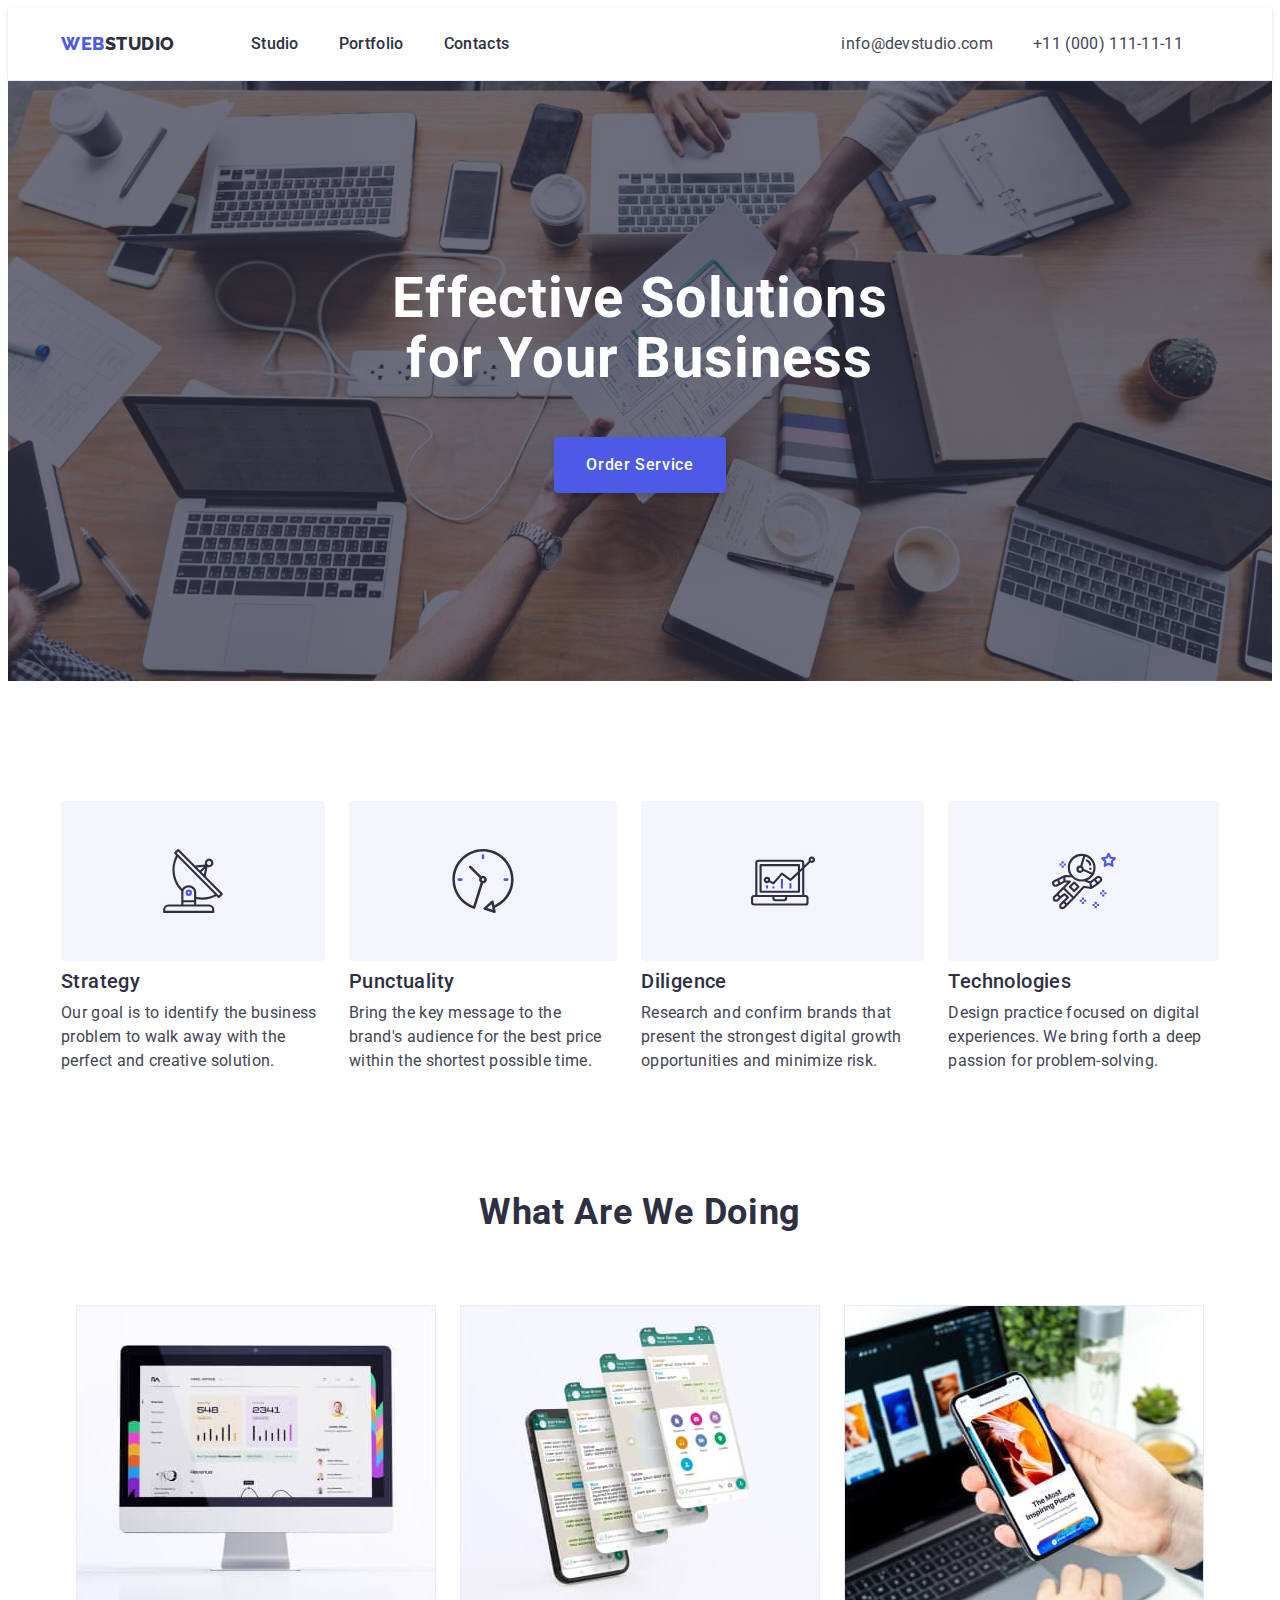
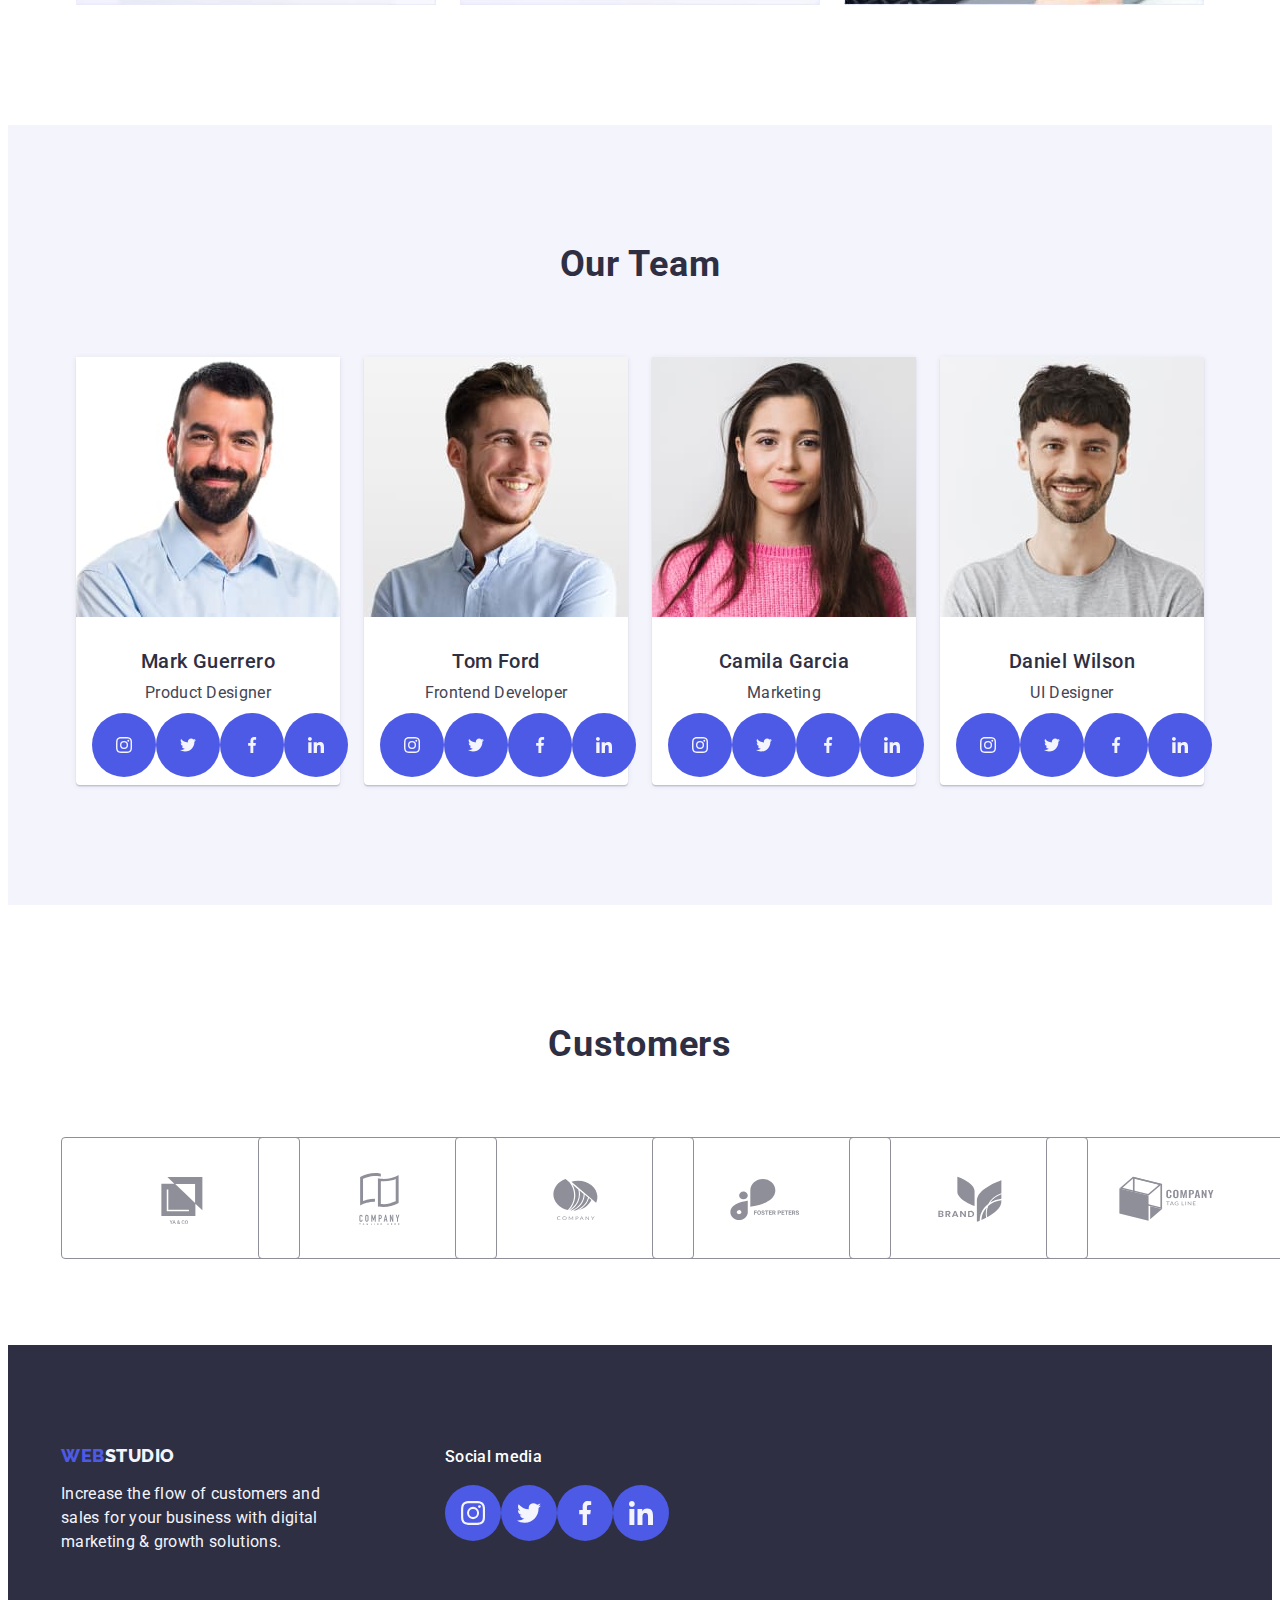
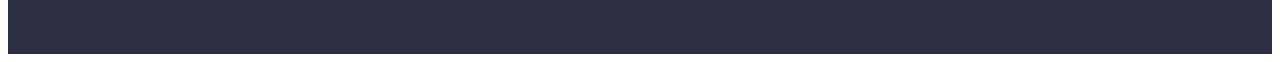
<file: index.html>
<!DOCTYPE html>
<html lang="en">
  <head>
    <meta charset="UTF-8" />
    <meta http-equiv="X-UA-Compatible" content="IE=edge" />
    <meta name="viewport" content="width=device-width, initial-scale=1.0" />
    <title>Студія</title>

    <link
      rel="stylesheet"
      href="https://cdnjs.cloudflare.com/ajax/libs/modern-normalize/2.0.0/modern-normalize.min.css"
      integrity="sha512-4xo8blKMVCiXpTaLzQSLSw3KFOVPWhm/TRtuPVc4WG6kUgjH6J03IBuG7JZPkcWMxJ5huwaBpOpnwYElP/m6wg=="
      crossorigin="anonymous"
      referrerpolicy="no-referrer"
    />
    <link rel="stylesheet" href="./css/styles.css" />
    <link rel="preconnect" href="https://fonts.googleapis.com" />
    <link rel="preconnect" href="https://fonts.gstatic.com" crossorigin />
    <link
      href="https://fonts.googleapis.com/css2?family=Raleway:wght@800&family=Roboto:wght@400;500;700;900&display=swap"
      rel="stylesheet"
    />
  </head>
  <body>
    <!-- Header -->
    <header class="header">
      <div class="head container">
        <nav class="navigation">
          <!-- LOGO -->
          <a href="./index.html" class="link logo"
            >Web<span class="link logo-part">Studio</span></a
          >
          <!-- Navigation links -->
          <ul class="list list-nav">
            <li><a href="./index.html" class="link nav-site">Studio</a></li>
            <li>
              <a href="./portfolio.html" class="link nav-site">Portfolio</a>
            </li>
            <li><a href="" class="link nav-site">Contacts</a></li>
          </ul>
        </nav>
        <!-- Contacts mail and phone -->
        <address class="contacts">
          <ul class="list list-contacts">
            <li>
              <a href="mailto:info@devstudio.com" class="link contact"
                >info@devstudio.com</a
              >
            </li>
            <li>
              <a href="tel:+110001111111" class="link contact"
                >+11 (000) 111-11-11</a
              >
            </li>
          </ul>
        </address>
      </div>
    </header>
    <main>
      <!-- HERO -->
      <section class="hero section">
        <div class="container hero-container">
          <h1 class="hero-titel">Effective Solutions for Your Business</h1>
          <button type="button" class="hero-btn">Order Service</button>
        </div>
      </section>
      <section class="section second-section">
        <div class="container">
          <!-- Features -->
          <h2 class="visually-hidden">Features</h2>
          <ul class="list list-features">
            <li class="features">
              <div class="icon-background">
                <svg class="icon-features" width="64" height="64">
                  <use href="./images/icons.svg#icon-antenna-1"></use>
                </svg>
              </div>
              <h3 class="title-features">Strategy</h3>
              <p class="features-descr">
                Our goal is to identify the business problem to walk away with
                the perfect and creative solution.
              </p>
            </li>
            <li class="features">
              <div class="icon-background">
                <svg class="icon-features" width="64" height="64">
                  <use href="./images/icons.svg#icon-clock-1"></use>
                </svg>
              </div>
              <h3 class="title-features">Punctuality</h3>
              <p class="features-descr">
                Bring the key message to the brand's audience for the best price
                within the shortest possible time.
              </p>
            </li>
            <li class="features">
              <div class="icon-background">
                <svg class="icon-features" width="64" height="64">
                  <use href="./images/icons.svg#icon-diagram-1"></use>
                </svg>
              </div>
              <h3 class="title-features">Diligence</h3>
              <p class="features-descr">
                Research and confirm brands that present the strongest digital
                growth opportunities and minimize risk.
              </p>
            </li>
            <li class="features">
              <div class="icon-background">
                <svg class="icon-features" width="64" height="64">
                  <use href="./images/icons.svg#icon-astronaut-1"></use>
                </svg>
              </div>
              <h3 class="title-features">Technologies</h3>
              <p class="features-descr">
                Design practice focused on digital experiences. We bring forth a
                deep passion for problem-solving.
              </p>
            </li>
          </ul>
        </div>
      </section>
      <section class="section third-section">
        <div class="container">
          <!-- What are we doing -->
          <h2 class="titel-section">What are we doing</h2>
          <ul class="list do-examples">
            <li class="exampel">
              <img
                src="./images/img1.jpg"
                alt="computer with open designed app"
                width="360"
              />
            </li>
            <li class="exampel">
              <img
                src="./images/img2.jpg"
                alt="opened app on the phon and layers of it"
                width="360"
              />
            </li>
            <li class="exampel">
              <img
                src="./images/img3.jpg"
                alt="mobile with open designed app"
                width="360"
              />
            </li>
          </ul>
        </div>
      </section>
      <section class="our-team section">
        <div class="container">
          <!-- Our Team -->
          <h2 class="titel-section">Our Team</h2>
          <ul class="list team">
            <li class="team-members">
              <img
                src="./images/img4.jpg"
                alt="photo of Product Designer"
                width="264"
              />
              <div class="container-card">
                <h3 class="name-employee">Mark Guerrero</h3>
                <p class="employee-desc">Product Designer</p>
                <ul class="list icon-social-list">
                  <li class="social-icon">
                    <a href="" class="icon-social-link"
                      ><svg class="icon-social" width="16" height="16">
                        <use href="./images/icons.svg#icon-instagram-2"></use>
                      </svg>
                    </a>
                  </li>
                  <li class="social-icon">
                    <a class="icon-social-link">
                      <svg class="icon-social" width="16" height="16">
                        <use href="./images/icons.svg#icon-twitter-1"></use>
                      </svg>
                    </a>
                  </li>
                  <li class="social-icon">
                    <a class="icon-social-link">
                      <svg class="icon-social" width="16" height="16">
                        <use href="./images/icons.svg#icon-facebook-1"></use>
                      </svg>
                    </a>
                  </li>
                  <li class="social-icon">
                    <a class="icon-social-link">
                      <svg class="icon-social" width="16" height="16">
                        <use href="./images/icons.svg#icon-linkedin-1"></use>
                      </svg>
                    </a>
                  </li>
                </ul>
              </div>
            </li>
            <li class="team-members">
              <img
                src="./images/img5.jpg"
                alt="photo of Frontend Developer"
                width="264"
              />
              <div class="container-card">
                <h3 class="name-employee">Tom Ford</h3>
                <p class="employee-desc">Frontend Developer</p>

                <ul class="list icon-social-list">
                  <li class="social-icon">
                    <a href="" class="icon-social-link"
                      ><svg class="icon-social" width="16" height="16">
                        <use href="./images/icons.svg#icon-instagram-2"></use>
                      </svg>
                    </a>
                  </li>
                  <li class="social-icon">
                    <a class="icon-social-link">
                      <svg class="icon-social" width="16" height="16">
                        <use href="./images/icons.svg#icon-twitter-1"></use>
                      </svg>
                    </a>
                  </li>
                  <li class="social-icon">
                    <a class="icon-social-link">
                      <svg class="icon-social" width="16" height="16">
                        <use href="./images/icons.svg#icon-facebook-1"></use>
                      </svg>
                    </a>
                  </li>
                  <li class="social-icon">
                    <a class="icon-social-link">
                      <svg class="icon-social" width="16" height="16">
                        <use href="./images/icons.svg#icon-linkedin-1"></use>
                      </svg>
                    </a>
                  </li>
                </ul>
              </div>
            </li>
            <li class="team-members">
              <img
                src="./images/img6.jpg"
                alt="photo of employee of Marketing"
                width="264"
              />
              <div class="container-card">
                <h3 class="name-employee">Camila Garcia</h3>
                <p class="employee-desc">Marketing</p>

                <ul class="list icon-social-list">
                  <li class="social-icon">
                    <a href="" class="icon-social-link"
                      ><svg class="icon-social" width="16" height="16">
                        <use href="./images/icons.svg#icon-instagram-2"></use>
                      </svg>
                    </a>
                  </li>
                  <li class="social-icon">
                    <a class="icon-social-link">
                      <svg class="icon-social" width="16" height="16">
                        <use href="./images/icons.svg#icon-twitter-1"></use>
                      </svg>
                    </a>
                  </li>
                  <li class="social-icon">
                    <a class="icon-social-link">
                      <svg class="icon-social" width="16" height="16">
                        <use href="./images/icons.svg#icon-facebook-1"></use>
                      </svg>
                    </a>
                  </li>
                  <li class="social-icon">
                    <a class="icon-social-link">
                      <svg class="icon-social" width="16" height="16">
                        <use href="./images/icons.svg#icon-linkedin-1"></use>
                      </svg>
                    </a>
                  </li>
                </ul>
              </div>
            </li>
            <li class="team-members">
              <img
                src="./images/img7.jpg"
                alt="foto of UI Designer"
                width="264"
              />
              <div class="container-card">
                <h3 class="name-employee">Daniel Wilson</h3>
                <p class="employee-desc">UI Designer</p>

                <ul class="list icon-social-list">
                  <li class="social-icon">
                    <a href="" class="icon-social-link"
                      ><svg class="icon-social" width="16" height="16">
                        <use href="./images/icons.svg#icon-instagram-2"></use>
                      </svg>
                    </a>
                  </li>
                  <li class="social-icon">
                    <a href="" class="icon-social-link">
                      <svg class="icon-social" width="16" height="16">
                        <use href="./images/icons.svg#icon-twitter-1"></use>
                      </svg>
                    </a>
                  </li>
                  <li class="social-icon">
                    <a href="" class="icon-social-link">
                      <svg class="icon-social" width="16" height="16">
                        <use href="./images/icons.svg#icon-facebook-1"></use>
                      </svg>
                    </a>
                  </li>
                  <li class="social-icon">
                    <a href="" class="icon-social-link">
                      <svg class="icon-social" width="16" height="16">
                        <use href="./images/icons.svg#icon-linkedin-1"></use>
                      </svg>
                    </a>
                  </li>
                </ul>
              </div>
            </li>
          </ul>
        </div>
      </section>
      <!-- Fifth section customers -->
      <section class="customers-section">
        <div class="container">
          <h2 class="titel-section">Customers</h2>
          <ul class="list customers-list">
            <li class="customer">
              <a href="" class="link customers-link">
                <svg class="customer-icon" width="104" height="56">
                  <use href="./images/icons.svg#icon-Logo1"></use>
                </svg>
              </a>
            </li>
            <li class="customer">
              <a href="" class="link customers-link">
                <svg class="customer-icon" width="104" height="56">
                  <use href="./images/icons.svg#icon-Logo2"></use>
                </svg>
              </a>
            </li>
            <li class="customer">
              <a href="" class="link customers-link">
                <svg class="customer-icon" width="104" height="56">
                  <use href="./images/icons.svg#icon-Logo3"></use>
                </svg>
              </a>
            </li>
            <li class="customer">
              <a href="" class="link customers-link">
                <svg class="customer-icon" width="104" height="56">
                  <use href="./images/icons.svg#icon-Logo4"></use>
                </svg>
              </a>
            </li>
            <li class="customer">
              <a href="" class="link customers-link">
                <svg class="customer-icon" width="104" height="56">
                  <use href="./images/icons.svg#icon-Logo5"></use>
                </svg>
              </a>
            </li>
            <li class="customer">
              <a href="" class="link customers-link">
                <svg class="customer-icon" width="104" height="56">
                  <use href="./images/icons.svg#icon-Logo6"></use>
                </svg>
              </a>
            </li>
          </ul>
        </div>
      </section>
    </main>
    <!-- footer -->
    <footer class="footer">
      <div class="container footer-content">
        <div class="footer-right">
          <a href="./index.html" class="logo-footer link"
            >Web<span class="link logo-footer-part">Studio</span></a
          >
          <p class="footer-slogan">
            Increase the flow of customers and sales for your business with
            digital marketing & growth solutions.
          </p>
        </div>
        <div>
          <p class="titel-socials">Social media</p>
          <ul class="list footer-social-list">
            <li class="footer-social-point">
              <a href="" class="link footer-socials">
                <svg class="icon-svg-footer" width="24" height="24">
                  <use href="./images/icons.svg#icon-instagram-2"></use>
                </svg>
              </a>
            </li>
            <li class="footer-social-point">
              <a href="" class="link footer-socials">
                <svg class="icon-svg-footer" width="24" height="24">
                  <use href="./images/icons.svg#icon-twitter-1"></use>
                </svg>
              </a>
            </li>
            <li class="footer-social-point">
              <a href="" class="link footer-socials">
                <svg class="icon-svg-footer" width="24" height="24">
                  <use href="./images/icons.svg#icon-facebook-1"></use>
                </svg>
              </a>
            </li>
            <li class="footer-social-point">
              <a href="" class="link footer-socials">
                <svg class="icon-svg-footer" width="24" height="24">
                  <use href="./images/icons.svg#icon-linkedin-1"></use>
                </svg>
              </a>
            </li>
          </ul>
        </div>
      </div>
    </footer>
  </body>
</html>
</file>
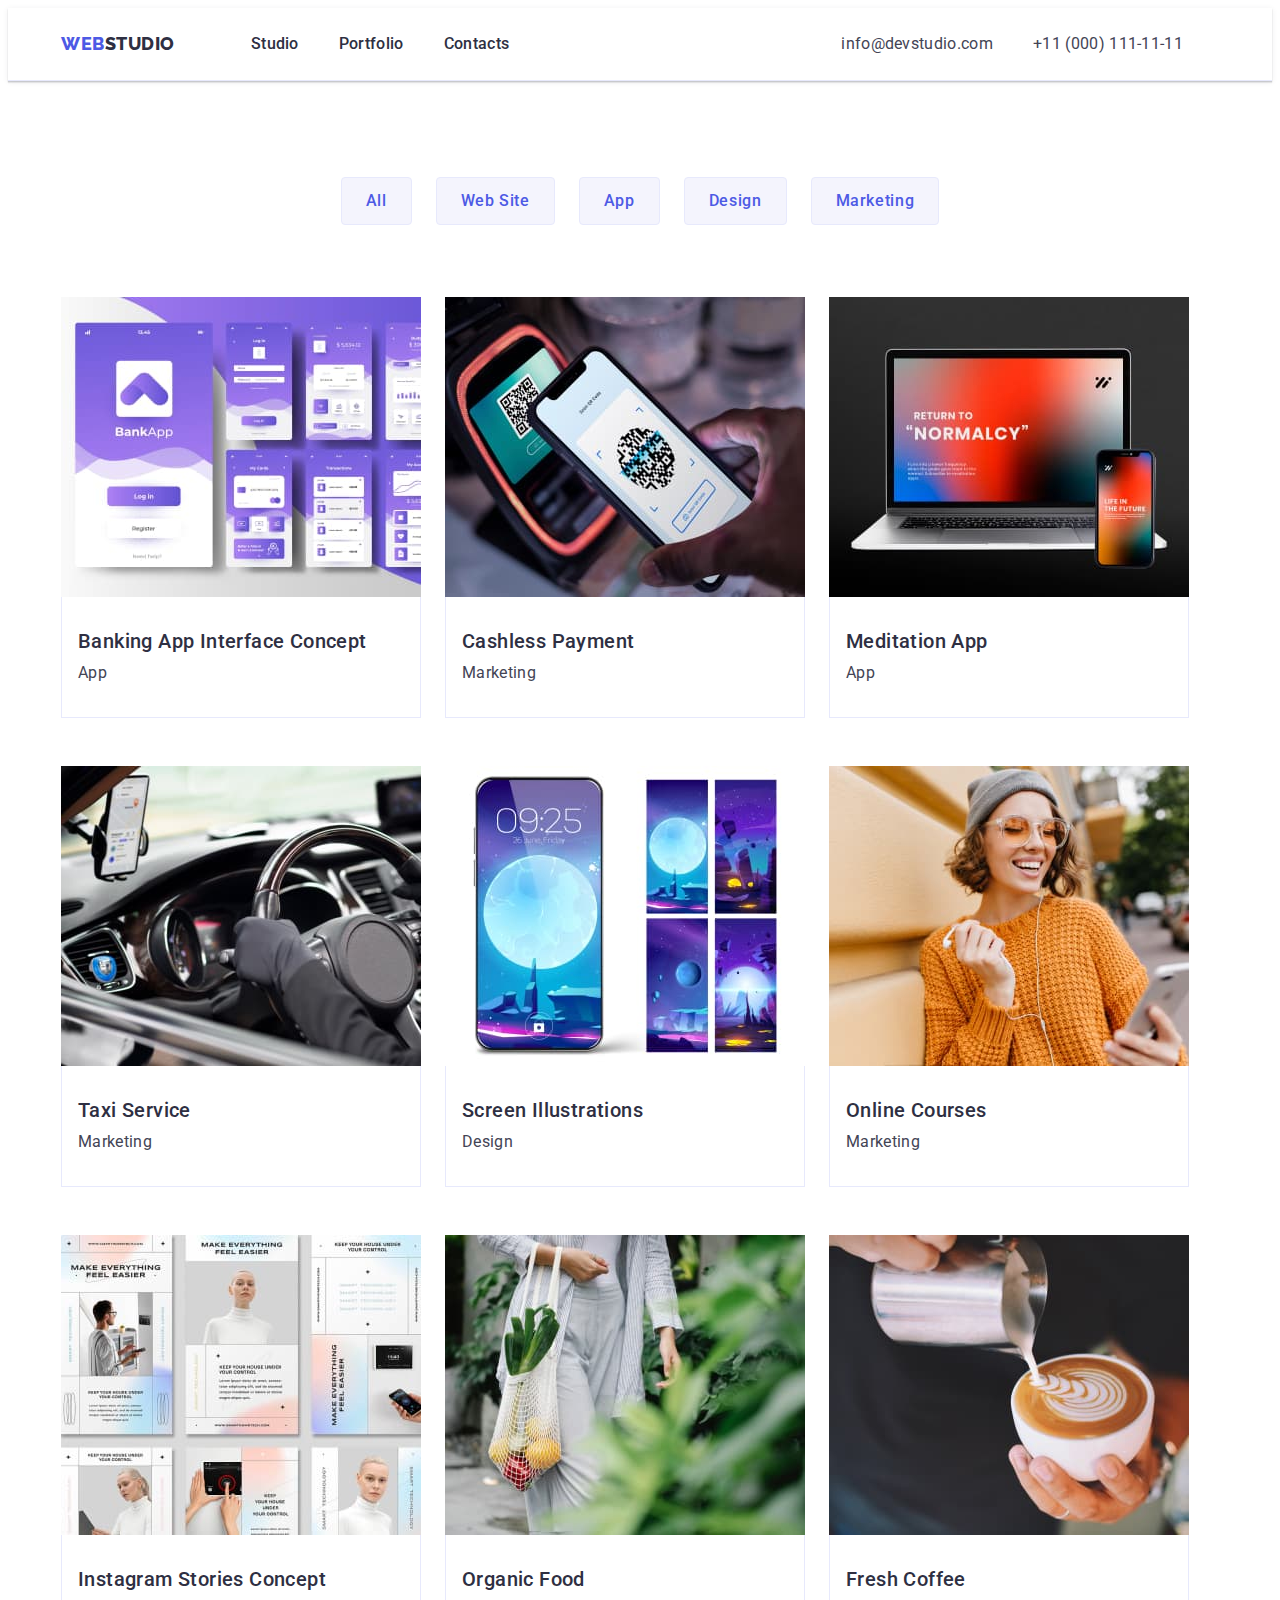
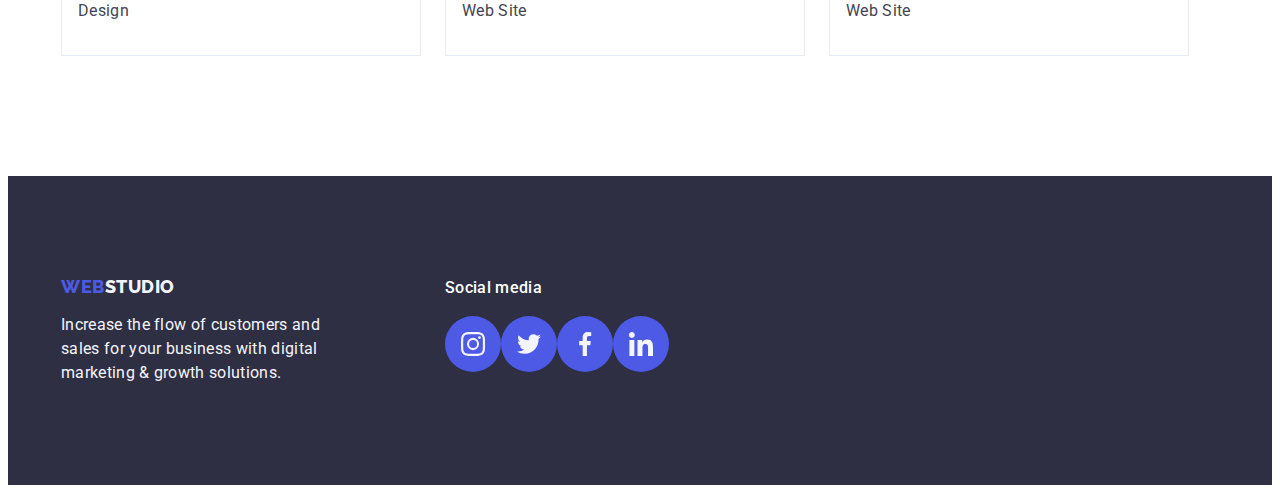
<file: portfolio.html>
<!DOCTYPE html>
<html lang="en">
  <head>
    <meta charset="UTF-8" />
    <meta http-equiv="X-UA-Compatible" content="IE=edge" />
    <meta name="viewport" content="width=device-width, initial-scale=1.0" />
    <title>Портфоліо</title>
    <link
      rel="stylesheet"
      href="https://cdnjs.cloudflare.com/ajax/libs/modern-normalize/2.0.0/modern-normalize.min.css"
      integrity="sha512-4xo8blKMVCiXpTaLzQSLSw3KFOVPWhm/TRtuPVc4WG6kUgjH6J03IBuG7JZPkcWMxJ5huwaBpOpnwYElP/m6wg=="
      crossorigin="anonymous"
      referrerpolicy="no-referrer"
    />
    <link rel="stylesheet" href="./css/styles.css" />
    <link rel="preconnect" href="https://fonts.googleapis.com" />
    <link rel="preconnect" href="https://fonts.gstatic.com" crossorigin />
    <link
      href="https://fonts.googleapis.com/css2?family=Raleway:wght@800&family=Roboto:wght@400;500;700;900&display=swap"
      rel="stylesheet"
    />
  </head>
  <body>
    <!-- Header -->
    <header class="header">
      <div class="head container">
        <nav class="navigation">
          <!-- LOGO -->
          <a href="./index.html" class="link logo"
            >Web<span class="link logo-part">Studio</span></a
          >
          <!-- Navigation links -->
          <ul class="list list-nav">
            <li>
              <a href="./index.html" class="link nav-site">Studio</a>
            </li>
            <li>
              <a href="./portfolio.html" class="link nav-site">Portfolio</a>
            </li>
            <li><a href="" class="link nav-site">Contacts</a></li>
          </ul>
        </nav>
        <!-- Contacts mail and phone -->
        <address class="contacts">
          <ul class="list list-contacts">
            <li>
              <a href="mailto:info@devstudio.com" class="link contact"
                >info@devstudio.com</a
              >
            </li>
            <li>
              <a href="tel:+110001111111" class="link contact"
                >+11 (000) 111-11-11</a
              >
            </li>
          </ul>
        </address>
      </div>
    </header>
    <main>
      <!-- Main section -->
      <section class="section portfolio-section">
        <div class="container">
          <h1 class="visually-hidden">Portfolio</h1>
          <ul class="list filter-btn">
            <!-- Filters -->
            <li><button type="button" class="btn-portfolio">All</button></li>
            <li>
              <button type="button" class="btn-portfolio">Web Site</button>
            </li>
            <li><button type="button" class="btn-portfolio">App</button></li>
            <li><button type="button" class="btn-portfolio">Design</button></li>
            <li>
              <button type="button" class="btn-portfolio">Marketing</button>
            </li>
          </ul>
          <!-- Images and description of portfolio -->
          <ul class="list portfolio-links">
            <li class="portfolio-link">
              <!-- Banking App Interface Concept -->
              <a href="" class="card-link link">
                <img
                  src="./images/img8.jpg"
                  alt="Banking App Interface Concept"
                  width="360"
                />
                <div class="card-portfolio">
                  <h2 class="portfolio-item">Banking App Interface Concept</h2>
                  <p class="portfolio-descr">App</p>
                </div></a
              >
            </li>
            <li class="portfolio-link">
              <!-- Cashless Payment -->
              <a href="" class="card-link link">
                <img
                  src="./images/img9.jpg"
                  alt="Cashless Payment"
                  width="360"
                />
                <div class="card-portfolio">
                  <h2 class="portfolio-item">Cashless Payment</h2>
                  <p class="portfolio-descr">Marketing</p>
                </div></a
              >
            </li>
            <li class="portfolio-link">
              <!-- Meditation App -->
              <a href="" class="card-link link">
                <img
                  src="./images/img10.jpg"
                  alt="Meditation App"
                  width="360"
                />
                <div class="card-portfolio">
                  <h2 class="portfolio-item">Meditation App</h2>
                  <p class="portfolio-descr">App</p>
                </div></a
              >
            </li>
            <li class="portfolio-link">
              <!-- Taxi Service -->
              <a href="" class="card-link link"
                ><img src="./images/img11.jpg" alt="Taxi Service" width="360" />
                <div class="card-portfolio">
                  <h2 class="portfolio-item">Taxi Service</h2>
                  <p class="portfolio-descr">Marketing</p>
                </div></a
              >
            </li>
            <li class="portfolio-link">
              <!-- Screen Illustrations -->
              <a href="" class="card-link link">
                <img
                  src="./images/img12.jpg"
                  alt="Screen Illustrations"
                  width="360"
                />
                <div class="card-portfolio">
                  <h2 class="portfolio-item">Screen Illustrations</h2>
                  <p class="portfolio-descr">Design</p>
                </div></a
              >
            </li>
            <li class="portfolio-link">
              <!-- Online Courses -->
              <a href="" class="card-link link"
                ><img
                  src="./images/img13.jpg"
                  alt="Online Courses"
                  width="360"
                />
                <div class="card-portfolio">
                  <h2 class="portfolio-item">Online Courses</h2>
                  <p class="portfolio-descr">Marketing</p>
                </div></a
              >
            </li>
            <li class="portfolio-link">
              <!-- Instagram Stories Concept -->
              <a href="" class="card-link link"
                ><img
                  src="./images/img14.jpg"
                  alt="Instagram Stories Concept"
                  width="360"
                />
                <div class="card-portfolio">
                  <h2 class="portfolio-item">Instagram Stories Concept</h2>
                  <p class="portfolio-descr">Design</p>
                </div></a
              >
            </li>
            <li class="portfolio-link">
              <!-- Organic Food -->
              <a href="" class="card-link link"
                ><img src="./images/img15.jpg" alt="Organic Food" width="360" />
                <div class="card-portfolio">
                  <h2 class="portfolio-item">Organic Food</h2>
                  <p class="portfolio-descr">Web Site</p>
                </div></a
              >
            </li>
            <li class="portfolio-link">
              <!-- Fresh Coffee -->
              <a href="" class="card-link link"
                ><img src="./images/img16.jpg" alt="Fresh Coffee" width="360" />
                <div class="card-portfolio">
                  <h2 class="portfolio-item">Fresh Coffee</h2>
                  <p class="portfolio-descr">Web Site</p>
                </div></a
              >
            </li>
          </ul>
        </div>
      </section>
    </main>
    <!-- Footer -->
    <footer class="footer">
      <div class="container footer-content">
        <div class="footer-right">
          <a href="./index.html" class="logo-footer link"
            >Web<span class="link logo-footer-part">Studio</span></a
          >
          <p class="footer-slogan">
            Increase the flow of customers and sales for your business with
            digital marketing & growth solutions.
          </p>
        </div>
        <div>
          <p class="titel-socials">Social media</p>
          <ul class="list footer-social-list">
            <li class="footer-social-point">
              <a href="" class="link footer-socials">
                <svg class="icon-svg-footer" width="24" height="24">
                  <use href="./images/icons.svg#icon-instagram-2"></use>
                </svg>
              </a>
            </li>
            <li class="footer-social-point">
              <a href="" class="link footer-socials">
                <svg class="icon-svg-footer" width="24" height="24">
                  <use href="./images/icons.svg#icon-twitter-1"></use>
                </svg>
              </a>
            </li>
            <li class="footer-social-point">
              <a href="" class="link footer-socials">
                <svg class="icon-svg-footer" width="24" height="24">
                  <use href="./images/icons.svg#icon-facebook-1"></use>
                </svg>
              </a>
            </li>
            <li class="footer-social-point">
              <a href="" class="link footer-socials">
                <svg class="icon-svg-footer" width="24" height="24">
                  <use href="./images/icons.svg#icon-linkedin-1"></use>
                </svg>
              </a>
            </li>
          </ul>
        </div>
      </div>
    </footer>
  </body>
</html>
</file>
<file: css/styles.css>
:root {
    --backdround-color: #ffffff;
    --accent-color: #404bbf;
    --primary-font: 'Roboto', sans-serif;
    --secondary-font: 'Raleway', sans-serif;
    --primary-color-text: #434455;
    --secondary-color-text: #2E2F42;
}

body {
    font-family: 'Roboto', sans-serif;
    color: #434455;
    background-color: var(--backdround-color);

}


.visually-hidden {
    position: absolute;
    width: 1px;
    height: 1px;
    margin: -1px;
    border: 0;
    padding: 0;
    white-space: nowrap;
    clip-path: inset(100%);
    clip: rect(0 0 0 0);
    overflow: hidden;
}

.link {
    text-decoration: none;
}


.list {
    list-style: none;
    padding: 0;
    margin: 0;


}

.container {
    max-width: 1158px;
    margin: 0 auto;
    padding: 0 15px 0 15px;
}

/* LOGO */
.logo {
    font-family: 'Raleway', sans-serif;

    font-weight: 800;
    font-size: 18px;
    line-height: 1.17;
    display: flex;
    align-items: center;
    letter-spacing: 0.03em;
    text-transform: uppercase;
    color: #4D5AE5;
    margin-right: 76px;

}

.logo-part {
    font-family: 'Raleway', sans-serif;
    font-weight: 800;
    font-size: 18px;
    line-height: 1.17;
    display: flex;
    align-items: center;
    letter-spacing: 0.03em;
    text-transform: uppercase;
    color: var(--secondary-color-text);
}


.nav-site {

    font-weight: 500;
    font-size: 16px;
    line-height: 1.5;
    letter-spacing: 0.02em;
    color: var(--secondary-color-text);
    padding: 24px 0;
}

.nav-site:hover,
.nav-site:focus {
    color: var(--accent-color);
}

.contacts {
    font-style: normal;
}

.contact {

    font-weight: 400;
    font-size: 16px;
    line-height: 1.5;
    letter-spacing: 0.02em;
    color: var(--primary-color-text);

}

.contact:hover,
.contact:focus {
    color: var(--accent-color);
}

/* Main section hero */
.hero {
    background-color: #2E2F42;
    padding: 188px 0;
    background-image: linear-gradient(rgba(46, 47, 66, 0.7), rgba(46, 47, 66, 0.7)), url(../images/backgroundhero.jpg);
    background-repeat: no-repeat;
    background-position: center;
    background-size: cover;
    max-width: 1440px;
    margin: 0 auto;
}



.hero-titel {
    font-weight: 700;
    font-size: 56px;
    line-height: 1.07;
    letter-spacing: 0.02em;
    color: #FFFFFF;
    margin-bottom: 48px;
    max-width: 496px;
    text-align: center;
}

.hero-btn:hover,
.hero-btn:focus {
    background: var(--accent-color);
}

.hero-btn {
    font-family: "Roboto", sans-serif;
    background: #4D5AE5;
    border: none;
    box-shadow: 0px 4px 4px rgba(0, 0, 0, 0.15);
    border-radius: 4px;
    font-weight: 500;
    font-size: 16px;
    line-height: 1.5;
    display: block;
    align-items: center;
    letter-spacing: 0.04em;
    color: #FFFFFF;
    padding: 16px 32px;
    cursor: pointer;
    min-width: 169px;

}

/* Features  */
.icon-background {
    display: flex;
    align-items: center;
    justify-content: center;
    height: 112px;
    background: #F4F4FD;
    padding: 24px 100px 24px 100px;
    margin-bottom: 8px;
    border-radius: 4px;
}

.title-features {
    font-weight: 500;
    font-size: 20px;
    line-height: 1.2;
    letter-spacing: 0.02em;
    color: var(--secondary-color-text);
    margin-bottom: 8px;

}

.features-descr {
    font-size: 16px;
    line-height: 1.5;
    letter-spacing: 0.02em;
    color: var(--primary-color-text);
}

.titel-section {
    font-weight: 700;
    font-size: 36px;
    line-height: 1.11;
    text-align: center;
    letter-spacing: 0.02em;
    text-transform: capitalize;
    color: var(--secondary-color-text);
    margin-bottom: 72px;
}

/* < !-- Our Team --> */
.our-team {
    background-color: #F4F4FD;
    padding: 120px 0;
}

.team-members {
    background: var(--backdround-color);
    box-shadow: 0px 1px 6px rgba(46, 47, 66, 0.08), 0px 1px 1px rgba(46, 47, 66, 0.16), 0px 2px 1px rgba(46, 47, 66, 0.08);
    border-radius: 0px 0px 4px 4px;
}

.name-employee {
    font-weight: 500;
    font-size: 20px;
    line-height: 1.2;
    letter-spacing: 0.02em;
    color: var(--secondary-color-text);
    text-align: center;
    margin-bottom: 8px;
}

.employee-desc {
    font-size: 16px;
    line-height: 1.5;
    letter-spacing: 0.02em;
    color: var(--primary-color-text);
    text-align: center;
    margin-bottom: 8px;

}

.icon-social-link {
    display: flex;

    align-items: center;
    justify-content: center;
    background-color: #4d5ae5;
    border-radius: 50%;
    padding: 12px;
    width: 100%;
    height: 100%;


}

.icon-social-link:hover,
.icon-social-link:focus {
    background-color: #404BBF;
}

.icon-social-list {
    display: flex;
    justify-content: center;
    gap: 24px;

}

.icon-social {
    fill: #f4f4fd;
}

.social-icon {
    width: 40px;
    height: 40px;
}

/* footer */
.footer {
    background-color: #2E2F42;
    padding: 100px 0;
}

.logo-footer {
    font-family: 'Raleway', sans-serif;
    font-weight: 800;
    font-size: 18px;
    line-height: 1.17;
    align-items: center;
    display: inline-block;
    letter-spacing: 0.03em;
    text-transform: uppercase;
    color: #4D5AE5;
    margin-bottom: 16px;

}



.logo-footer-part {
    font-family: 'Raleway', sans-serif;
    font-weight: 800;
    font-size: 18px;
    line-height: 1.17;
    display: inline-block;
    align-items: center;
    letter-spacing: 0.03em;
    text-transform: uppercase;
    color: #F4F4FD;
}

.footer-slogan {
    font-size: 16px;
    line-height: 1.5;
    letter-spacing: 0.02em;
    color: #F4F4FD;
    width: 264px;
}

/* PORTFOLIO */
.btn-portfolio:hover,
.btn-portfolio:focus {
    color: #FFFFFF;
    background-color: #404BBF;
    border: 1px solid transparent;
    box-shadow: 0px 3px 1px rgba(0, 0, 0, 0.1), 0px 2px 1px rgba(0, 0, 0, 0.08), 0px 2px 2px rgba(0, 0, 0, 0.12);
    border-radius: 4px;
}

.btn-portfolio {
    font-family: "Roboto", sans-serif;
    height: 48px;
    background: #F4F4FD;
    border: 1px solid #E7E9FC;
    border-radius: 4px;
    cursor: pointer;
    font-weight: 500;
    font-size: 16px;
    line-height: 1.5;
    display: flex;
    align-items: center;
    text-align: center;
    letter-spacing: 0.04em;
    color: #4D5AE5;
    cursor: pointer;
    box-sizing: border-box;
    padding: 12px 24px;
}

.portfolio-item {
    font-weight: 500;
    font-size: 20px;
    line-height: 1.2;
    letter-spacing: 0.02em;
    color: var(--secondary-color-text);

    margin-bottom: 8px;
}


.portfolio-descr {
    font-size: 16px;
    line-height: 1.5;
    letter-spacing: 0.02em;
    color: var(--primary-color-text);

}



.header {
    border-bottom: 1px solid #E7E9FC;
    box-shadow: 0px 2px 1px rgba(46, 47, 66, 0.08), 0px 1px 1px rgba(46, 47, 66, 0.16), 0px 1px 6px rgba(46, 47, 66, 0.08);


}

.head {
    display: flex;
    height: 72px;
}

.navigation {
    display: flex;
    align-items: center;
}

.list-nav {
    display: flex;
    justify-content: center;
    flex-direction: row;
    align-items: flex-start;
    padding: 0px;
    gap: 40px;
    margin-right: 332px;
}

.list-contacts {
    display: flex;
    justify-content: center;
    padding: 0;
    gap: 40px;
    margin-top: 24px;
}

/* Main page section HERO */
.hero-container {
    display: flex;
    align-items: center;
    flex-direction: column;


}

/* Main page naxt section */
.second-section {
    padding: 120px 0;
}

.third-section {
    padding-bottom: 120px;
}

.list-features {
    display: flex;
    justify-content: center;
    gap: 24px;
    padding: 0;

}

h1,
h3,
h2,
p,
ul {
    margin: 0;
}

.features {
    flex-basis: calc((100%-72px)/4);
}

/* What we are doing */
.do-examples {
    display: flex;
    justify-content: center;
    gap: 24px;

}

.exampel {
    width: calc((100%-48px)/3);
}

/* Our Team */
.team {
    display: flex;
    justify-content: center;
    gap: 24px;
}

.team-members {
    width: calc((100%-72px)/4);
    box-shadow: 0px 1px 6px rgba(46, 47, 66, 0.08), 0px 1px 1px rgba(46, 47, 66, 0.16), 0px 2px 1px rgba(46, 47, 66, 0.08);
    border-radius: 0px 0px 4px 4px;
}

/* FOOTER */


/* PORTOFLIO */
.filter-btn {
    display: flex;
    flex-direction: row;
    justify-content: center;
    align-items: center;
    gap: 24px;
    margin-bottom: 72px;

}

.portfolio-section {
    padding-top: 96px;
    padding-bottom: 120px;
}

.portfolio-links {
    list-style: none;
    display: flex;
    flex-direction: row;
    flex-wrap: wrap;
    row-gap: 48px;
    column-gap: 24px;
    padding: 0;
}

.card-link {
    display: block;
}

.card-link:hover,
.card-link:focus {
  
    box-shadow: 0px 1px 6px rgba(46, 47, 66, 0.08), 0px 1px 1px rgba(46, 47, 66, 0.16), 0px 2px 1px rgba(46, 47, 66, 0.08);
}

.portfolio-links>.portfolio-link {
    flex-basis: calc(100%/3-48px);
}


img {
    display: block;
    max-width: 100%;
    height: auto;
}

.container-card {
    padding: 32px 16px;
}

.card-portfolio {
    padding: 32px 16px;
    border: 1px solid #e7e9fc;
    border-top: none;
}

.customers-section {
    padding: 120px 0;
}

.customers-list {
    display: flex;
    justify-content: center;
    gap: 24px;
}

.customer {
    width: calc((100% - 120px) / 6);
    height: 88px;
}

.customers-link {
    display: inline-block;
    width: 100%;
    height: 100%;
    border: 1px solid #8E8F99;
    border-radius: 4px;
    display: flex;
    align-items: center;
    justify-content: center;
    color: #8E8F99;
    padding: 16px 32px;
}

.customers-link:hover,
.customers-link:focus {
    border-color: #404bbf;
    color: #404bbf;
}

.customer-icon {
    fill: currentColor;
}

.footer-content {
    display: flex;
    align-items: baseline;
}

.titel-socials {
    font-weight: 500;
    font-size: 16px;
    line-height: 1.5;
    letter-spacing: 0.02em;
    color: #FFFFFF;
    margin-bottom: 16px;
}

.footer-right {
    margin-right: 120px;
}

.footer-social-list {
    display: flex;
    justify-content: center;
    gap: 16px;
}

.footer-social-point {
    width: 40px;
    height: 40px;
}

.footer-socials {
    display: inline-block;
    border-radius: 50%;
    padding: 8px;
    width: 100%;
    height: 100%;
    background-color: #4d5ae5;
    display: flex;
    align-items: center;
    justify-content: center;
}

.footer-socials:hover,
.footer-socials:focus {
    background-color: #31D0AA;
}

.icon-svg-footer {
    fill: #f4f4fd;
}
</file>
